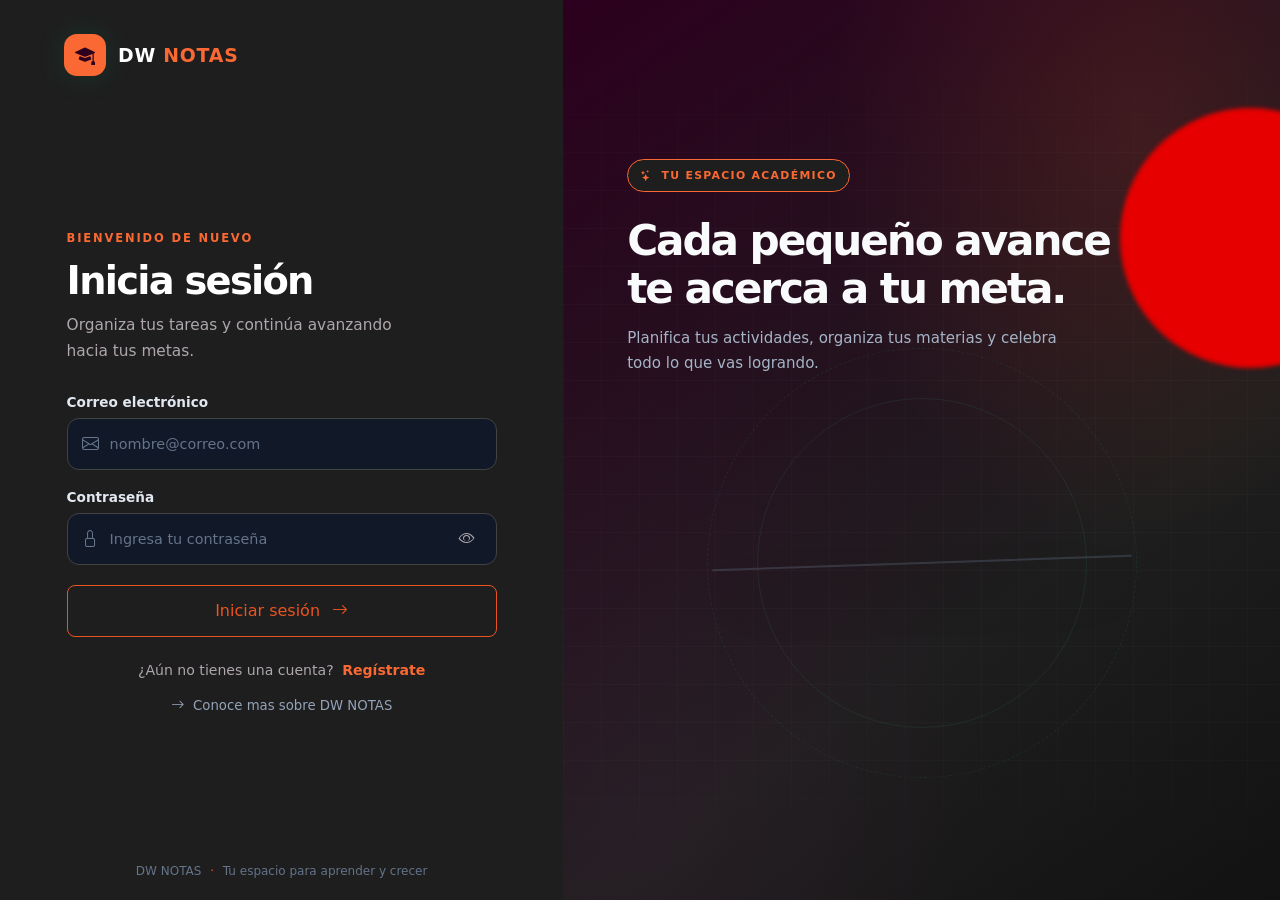
<file: index.html>
<!DOCTYPE html>
<html lang="es">

<head>
    <meta charset="UTF-8">
    <meta name="viewport" content="width=device-width, initial-scale=1.0">
    <title>Mi agenda de estudio</title>

    <link href="https://cdn.jsdelivr.net/npm/bootstrap@5.3.3/dist/css/bootstrap.min.css" rel="stylesheet">
    <link rel="stylesheet" href="https://cdn.jsdelivr.net/npm/bootstrap-icons@1.11.3/font/bootstrap-icons.min.css">

    <link rel="stylesheet" href="./css/main.css">


</head>

<body>

    <div class="aplicacion">

        <aside class="menu-lateral">


            <a href="#inicio" class="marca">
                <i class="bi bi-mortarboard-fill"></i>
                <span>DW NOTAS</span>
            </a>

            <div class="perfil-usuario">
                <div class="avatar-usuario">
                    <i class="bi bi-person-fill"></i>
                </div>

                <div class="datos-usuario">
                    <span class="saludo-usuario">Bienvenido/a</span>
                    <strong id="nombre-usuario"></strong>
                    <span class="rol-usuario" id="rol-usuario"></span>
                </div>
            </div>


            <p class="menu-titulo">MENÚ PRINCIPAL</p>

            <nav class="navegacion">

                <a href="#hoy" class="enlace-menu activo">
                    <i class="bi bi-calendar-check"></i>
                    <span>Actividades de hoy</span>
                </a>

                <a href="#actividades" class="enlace-menu">
                    <i class="bi bi-list-task"></i>
                    <span>Todas las actividades</span>
                </a>

                <a href="#materias" class="enlace-menu">
                    <i class="bi bi-book"></i>
                    <span>Mis materias</span>
                </a>

                <a href="#progreso" class="enlace-menu">
                    <i class="bi bi-graph-up-arrow"></i>
                    <span>Mi progreso</span>
                </a>

            </nav>

            <div class="menu-inferior">
                <p>Organizo mi tiempo, alcanzo mis metas.</p>
                <a href="#" id="cerrar-sesion" class="enlace-cerrar-sesion">
                    <i class="bi bi-box-arrow-left"></i>
                    <span>Cerrar sesión</span>
                </a>
            </div>


        </aside>


        <main class="contenido-principal">

            <header class="barra-superior">

                <button class="boton-menu-movil" type="button" aria-label="Abrir menú">
                    <i class="bi bi-list"></i>
                </button>

                <div>
                    <p class="texto-superior">MI ESPACIO ACADÉMICO</p>
                    <h1 id="titulo-seccion">Actividades de hoy</h1>
                </div>

                <button id="boton-nueva-actividad" class="btn-principal nueva-actividad" type="button"
                    data-bs-toggle="modal" data-bs-target="#modalActividad">
                    <i class="bi bi-plus-lg"></i>
                    <span>Nueva actividad</span>
                </button>

            </header>


            <section id="hoy" class="seccion-contenido">

                <div class="bienvenida">
                    <h2>Organiza tu jornada</h2>
                    <p>
                        Consulta tus actividades y toma el control
                        de los compromisos académicos.
                    </p>
                </div>


                <div class="resumen-grid">

                    <article class="tarjeta-resumen">
                        <div class="icono-resumen icono-azul">
                            <i class="bi bi-list-check"></i>
                        </div>

                        <p>Tareas de hoy</p>
                        <h3>0</h3>
                        <span>Actividades programadas</span>
                    </article>

                    <article class="tarjeta-resumen">
                        <div class="icono-resumen icono-verde">
                            <i class="bi bi-check-circle"></i>
                        </div>

                        <p>Completadas</p>
                        <h3>0</h3>
                        <span>Actividades terminadas</span>
                    </article>

                    <article class="tarjeta-resumen">
                        <div class="icono-resumen icono-naranja">
                            <i class="bi bi-exclamation-circle"></i>
                        </div>

                        <p>Prioridad alta</p>
                        <h3>0</h3>
                        <span>Requieren atención</span>
                    </article>

                </div>

                <section class="panel-actividades">

                    <div class="encabezado-panel">

                        <div>
                            <h2>Mis tareas de hoy</h2>
                            <p>Tu planificación diaria</p>
                        </div>

                        <a href="#actividades" class="enlace-ver-todas">
                            Ver todas
                        </a>
                    </div>

                    <div class="estado-vacio">
                        <i class="bi bi-journal-check"></i>
                        <h3>Aún no tienes actividades</h3>
                        <p>
                            Cuando registres una tarea,
                            aparecerá aquí.
                        </p>
                    </div>
                    <div id="lista-actividades"></div>

                </section>

            </section>




            <section id="actividades" class="seccion-listado-actividades">

                <div class="encabezado-listado">
                    <div>
                        <h2>Todas las actividades</h2>
                        <p>Consulta y organiza tus actividades académicas.</p>
                    </div>
                </div>


                <div class="filtros-actividades">

                    <div class="busqueda-actividades">
                        <i class="bi bi-search"></i>
                        <input type="search" id="buscar-actividad" placeholder="Buscar actividad por nombre..."
                            aria-label="Buscar actividad por nombre">
                    </div>

                    <select id="filtro-estado" aria-label="Filtrar por estado">
                        <option value="">Todos los estados</option>
                        <option value="PENDIENTE">Pendientes</option>
                        <option value="EN_PROGRESO">En progreso</option>
                        <option value="COMPLETADA">Completadas</option>
                    </select>

                    <select id="filtro-prioridad" aria-label="Filtrar por prioridad">
                        <option value="">Todas las prioridades</option>
                        <option value="ALTA">Alta</option>
                        <option value="MEDIA">Media</option>
                        <option value="BAJA">Baja</option>
                    </select>

                    <select id="filtro-materia" aria-label="Filtrar por materia">
                        <option value="">Todas las materias</option>
                    </select>

                    <button type="button" id="limpiar-filtros" class="boton-limpiar-filtros">
                        <i class="bi bi-arrow-counterclockwise"></i>
                        Limpiar
                    </button>

                </div>


                <p id="contador-actividades" class="contador-actividades">
                    No hay actividades registradas.
                </p>


                <div id="listado-todas-actividades" class="lista-todas-actividades">

                    <div id="vacio-listado-actividades" class="estado-vacio-listado">
                        <i class="bi bi-journal-text"></i>
                        <h3>No hay actividades para mostrar</h3>
                        <p>Registra una nueva actividad o cambia los filtros.</p>
                    </div>

                </div>

            </section>


            <!-- VENTANA EMERGENTE, PARA REGISTRAR NUEVA ACTIVIDAD -->
            <div class="modal fade" id="modalActividad" tabindex="-1" aria-labelledby="tituloModalActividad"
                aria-hidden="true">

                <div class="modal-dialog modal-dialog-centered">
                    <div class="modal-content modal-academico">

                        <div class="modal-header">
                            <div>
                                <h2 class="modal-title fs-5" id="tituloModalActividad">
                                    Nueva actividad
                                </h2>
                                <p class="texto-modal mb-0">
                                    Registra un compromiso académico.
                                </p>
                            </div>

                            <button type="button" class="btn-close btn-close-white" data-bs-dismiss="modal"
                                aria-label="Cerrar"></button>
                        </div>

                        <form id="formulario-actividad" novalidate>

                            <div class="modal-body">

                                <div class="mb-3">
                                    <label for="nombre" class="form-label">
                                        Nombre de la actividad *
                                    </label>
                                    <input type="text" class="form-control" id="nombre" maxlength="120"
                                        placeholder="Ej. Proyecto de Java" required>

                                    <small class="field-error" id="nombre-error"></small>
                                </div>

                                <div class="mb-3">
                                    <label for="descripcion" class="form-label">
                                        Descripción
                                    </label>
                                    <textarea class="form-control" id="descripcion" rows="3" maxlength="1000"
                                        placeholder="Detalles de la actividad"></textarea>

                                    <small class="field-error" id="descripcion-error"></small>
                                </div>


                                <div class="mb-3">
                                    <label for="materia" class="form-label">
                                        Materia
                                    </label>
                                    <select class="form-select" id="materia" name="materia" required>
                                        <option value="" selected disabled>
                                            Selecciona una materia
                                        </option>
                                    </select>

                                    <small class="field-error" id="materia-error"></small>
                                </div>


                                <div class="mb-3">
                                    <label for="asignadoA" class="form-label">
                                        Responsable
                                    </label>
                                    <input type="text" class="form-control" id="asignadoA" maxlength="100"
                                        placeholder="Nombre del responsable">

                                    <small class="field-error" id="asignadoA-error"></small>
                                </div>

                                <div class="mb-3">
                                    <label for="fechaEntrega" class="form-label">
                                        Fecha de entrega *
                                    </label>
                                    <input type="date" class="form-control" id="fechaEntrega" required>

                                    <small class="field-error" id="fechaEntrega-error"></small>
                                </div>

                                <div class="mb-3">
                                    <label for="prioridad" class="form-label">
                                        Prioridad
                                    </label>
                                    <select class="form-select" id="prioridad">
                                        <option value="BAJA">Baja</option>
                                        <option value="MEDIA" selected>Media</option>
                                        <option value="ALTA">Alta</option>
                                    </select>
                                </div>

                            </div>

                            <div class="modal-footer">
                                <button type="button" class="btn-secundario btn-cancelar" data-bs-dismiss="modal">
                                    Cancelar
                                </button>

                                <button type="submit" class="btn-principal btn-guardar">
                                    Guardar actividad
                                </button>
                            </div>

                        </form>

                    </div>
                </div>
            </div>




            <section id="materias" class="seccion-materias">

                <div class="encabezado-materias">
                    <div>
                        <h2>Mis materias</h2>
                        <p>Organiza tus asignaturas en un solo lugar.</p>
                    </div>

                    <button type="button" class="btn-principal boton-nueva-materia" data-bs-toggle="modal"
                        data-bs-target="#modalMateria">

                        <i class="bi bi-plus-lg"></i>
                        Nueva materia
                    </button>
                </div>

                <div class="resumen-materias">
                    <i class="bi bi-book-half"></i>
                    <div>
                        <p>Materias registradas</p>
                        <strong id="total-materias">0</strong>
                    </div>
                </div>

                <div id="lista-materias" class="lista-materias">

                    <div class="estado-vacio-materias" id="vacio-materias">
                        <i class="bi bi-journal-plus"></i>
                        <h3>Aún no tienes materias</h3>
                        <p>Registra tu primera materia para comenzar.</p>
                    </div>

                </div>

            </section>


            <div class="modal fade" id="modalMateria" tabindex="-1" aria-labelledby="tituloModalMateria"
                aria-hidden="true">

                <div class="modal-dialog modal-dialog-centered">
                    <div class="modal-content modal-materia">

                        <div class="modal-header">
                            <div>
                                <h2 class="modal-title fs-5" id="tituloModalMateria">
                                    Nueva materia
                                </h2>
                                <p class="mb-0 texto-modal">
                                    Completa los datos de la asignatura.
                                </p>
                            </div>

                            <button type="button" class="btn-close btn-close-white" data-bs-dismiss="modal"
                                aria-label="Cerrar"></button>
                        </div>

                        <form id="formulario-materia">

                            <div class="modal-body">

                                <div class="mb-3">
                                    <label for="nombre-materia" class="form-label">
                                        Nombre de la materia *
                                    </label>

                                    <input type="text" class="form-control" id="nombre-materia" maxlength="100"
                                        placeholder="Ej. Programación Java" required>
                                </div>

                                <div class="mb-3">
                                    <label for="descripcion-materia" class="form-label">
                                        Descripción
                                    </label>

                                    <textarea class="form-control" id="descripcion-materia" rows="3" maxlength="500"
                                        placeholder="Descripción de la asignatura"></textarea>
                                </div>

                            </div>

                            <div class="modal-footer">
                                <button type="button" class="btn-secundario btn-cancelar" data-bs-dismiss="modal">
                                    Cancelar
                                </button>

                                <button type="submit" class="btn-principal btn-guardar">
                                    Guardar materia
                                </button>
                            </div>

                        </form>

                    </div>
                </div>
            </div>



            <section id="progreso" class="seccion-progreso">

                <div class="encabezado-progreso">
                    <div>
                        <h2>Mi progreso académico</h2>
                        <p>Consulta tu avance y el estado de tus actividades.</p>
                    </div>
                </div>


                <div class="resumen-progreso">

                    <article class="tarjeta-progreso">
                        <span>Total de actividades</span>
                        <strong id="progreso-total">0</strong>
                    </article>

                    <article class="tarjeta-progreso">
                        <span>Completadas</span>
                        <strong id="progreso-completadas">0</strong>
                    </article>

                    <article class="tarjeta-progreso">
                        <span>Pendientes</span>
                        <strong id="progreso-pendientes">0</strong>
                    </article>

                    <article class="tarjeta-progreso">
                        <span>Vencidas</span>
                        <strong id="progreso-vencidas">0</strong>
                    </article>

                </div>


                <article class="panel-cumplimiento">

                    <div class="encabezado-cumplimiento">
                        <h3>Porcentaje de cumplimiento</h3>
                        <strong id="progreso-porcentaje">0%</strong>
                    </div>

                    <div class="barra-progreso" role="progressbar" aria-label="Progreso de actividades completadas"
                        aria-valuemin="0" aria-valuemax="100" aria-valuenow="0" id="barra-progreso">
                        <div class="barra-progreso-valor" id="barra-progreso-valor"></div>
                    </div>

                    <p id="mensaje-progreso">
                        Tus actividades aparecerán aquí cuando las registres.
                    </p>

                </article>


                <article class="panel-progreso-materias">

                    <div class="encabezado-progreso-materias">
                        <h3>Progreso por materia</h3>
                        <p>Actividades completadas y pendientes por asignatura.</p>
                    </div>

                    <div id="lista-progreso-materias">
                        <p class="estado-vacio-progreso">
                            Aún no hay actividades para mostrar.
                        </p>
                    </div>

                </article>

            </section>


            <!-- Confirmación para eliminar Materias-->
            <div id="mensajes-materias" aria-live="polite"></div>

            <div id="lista-materias">
                
            </div>



            <!-- Confirmación para eliminar actividades -->
            <div class="modal fade" id="modalConfirmarEliminacion" tabindex="-1"
                aria-labelledby="tituloConfirmarEliminacion" aria-hidden="true">

                <div class="modal-dialog modal-dialog-centered">
                    <div class="modal-content modal-confirmacion">

                        <div class="modal-body text-center">

                            <div class="icono-confirmacion-eliminar">
                                <i class="bi bi-trash3"></i>
                            </div>

                            <h5 id="tituloConfirmarEliminacion">
                                ¿Eliminar actividad?
                            </h5>

                            <p class="mensaje-confirmacion">
                                ¿Estás seguro de que deseas eliminar
                                <strong id="nombreActividadEliminar"></strong>?
                                Esta acción no se puede deshacer.
                            </p>

                            <div class="botones-confirmacion">
                                <button type="button" class="btn-secundario btn-cancelar-eliminacion"
                                    data-bs-dismiss="modal">
                                    Cancelar
                                </button>

                                <button type="button" class="boton-eliminar btn-confirmar-eliminacion"
                                    id="confirmarEliminarActividad">
                                    Eliminar
                                </button>
                            </div>

                        </div>

                    </div>
                </div>
            </div>







            <!--Nueva implementacion -->

        </main>

    </div>


    <script src="https://cdn.jsdelivr.net/npm/bootstrap@5.3.3/dist/js/bootstrap.bundle.min.js">
    </script>

    <script src="https://cdn.jsdelivr.net/npm/bootstrap@5.3.3/dist/js/bootstrap.bundle.min.js"></script>

    <script type="module" src="./js/perfil-usuario.js"></script>
    <script type="module" src="./js/materias.js"></script>
    <script type="module" src="./js/actividades.js"></script>
    <script type="module" src="./js/nueva-actividad.js"></script>
    <script type="module" src="./js/progreso.js"></script>
    <script src="./js/navegacion.js"></script>

</body>

</html>
</file>
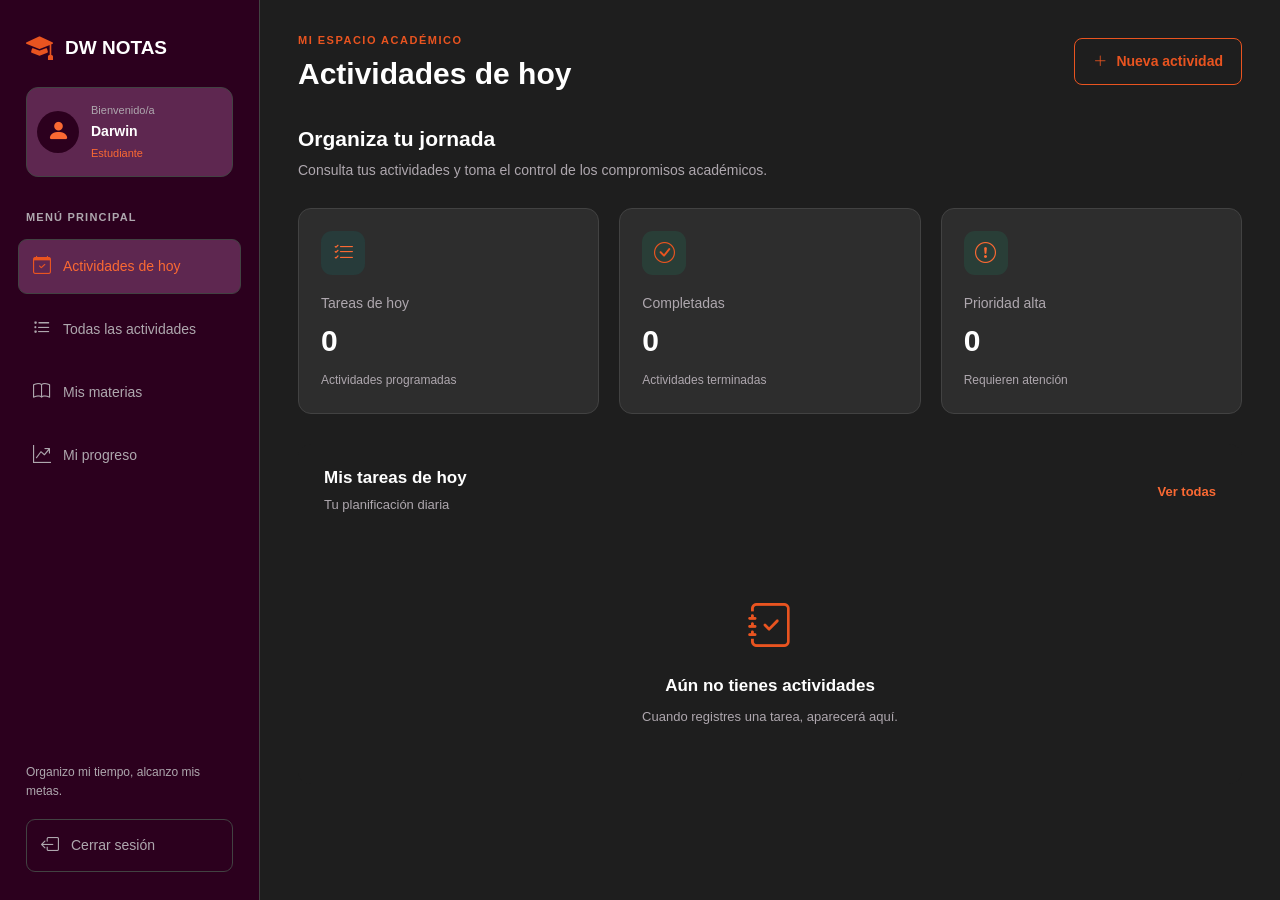
<file: page/index.html>
<!DOCTYPE html>
<html lang="es">

<head>
    <meta charset="UTF-8">
    <meta name="viewport" content="width=device-width, initial-scale=1.0">
    <title>Mi agenda de estudio</title>

    <link href="https://cdn.jsdelivr.net/npm/bootstrap@5.3.3/dist/css/bootstrap.min.css" rel="stylesheet">
    <link rel="stylesheet" href="https://cdn.jsdelivr.net/npm/bootstrap-icons@1.11.3/font/bootstrap-icons.min.css">

    <link rel="stylesheet" href="../css/main.css">


</head>

<body>

    <div class="aplicacion">

        <aside class="menu-lateral">


            <a href="#inicio" class="marca">
                <i class="bi bi-mortarboard-fill"></i>
                <span>DW NOTAS</span>
            </a>

            <div class="perfil-usuario">
                <div class="avatar-usuario">
                    <i class="bi bi-person-fill"></i>
                </div>

                <div class="datos-usuario">
                    <span class="saludo-usuario">Bienvenido/a</span>
                    <strong id="nombre-usuario">Darwin</strong>
                    <span class="rol-usuario">Estudiante</span>
                </div>
            </div>


            <p class="menu-titulo">MENÚ PRINCIPAL</p>

            <nav class="navegacion">

                <a href="#hoy" class="enlace-menu activo">
                    <i class="bi bi-calendar-check"></i>
                    <span>Actividades de hoy</span>
                </a>

                <a href="#actividades" class="enlace-menu">
                    <i class="bi bi-list-task"></i>
                    <span>Todas las actividades</span>
                </a>

                <a href="#materias" class="enlace-menu">
                    <i class="bi bi-book"></i>
                    <span>Mis materias</span>
                </a>

                <a href="#progreso" class="enlace-menu">
                    <i class="bi bi-graph-up-arrow"></i>
                    <span>Mi progreso</span>
                </a>

            </nav>

            <div class="menu-inferior">
                <p>Organizo mi tiempo, alcanzo mis metas.</p>

                <a href="../login.html" class="enlace-cerrar-sesion">
                    <i class="bi bi-box-arrow-left"></i>
                    <span>Cerrar sesión</span>
                </a>
            </div>


        </aside>


        <main class="contenido-principal">

            <header class="barra-superior">

                <button class="boton-menu-movil" type="button" aria-label="Abrir menú">
                    <i class="bi bi-list"></i>
                </button>

                <div>
                    <p class="texto-superior">MI ESPACIO ACADÉMICO</p>
                    <h1 id="titulo-seccion">Actividades de hoy</h1>
                </div>

                <button id="boton-nueva-actividad" class="btn-principal nueva-actividad" type="button"
                    data-bs-toggle="modal" data-bs-target="#modalActividad">
                    <i class="bi bi-plus-lg"></i>
                    <span>Nueva actividad</span>
                </button>

            </header>


            <section id="hoy" class="seccion-contenido">

                <div class="bienvenida">
                    <h2>Organiza tu jornada</h2>
                    <p>
                        Consulta tus actividades y toma el control
                        de los compromisos académicos.
                    </p>
                </div>


                <div class="resumen-grid">

                    <article class="tarjeta-resumen">
                        <div class="icono-resumen icono-azul">
                            <i class="bi bi-list-check"></i>
                        </div>

                        <p>Tareas de hoy</p>
                        <h3>0</h3>
                        <span>Actividades programadas</span>
                    </article>

                    <article class="tarjeta-resumen">
                        <div class="icono-resumen icono-verde">
                            <i class="bi bi-check-circle"></i>
                        </div>

                        <p>Completadas</p>
                        <h3>0</h3>
                        <span>Actividades terminadas</span>
                    </article>

                    <article class="tarjeta-resumen">
                        <div class="icono-resumen icono-naranja">
                            <i class="bi bi-exclamation-circle"></i>
                        </div>

                        <p>Prioridad alta</p>
                        <h3>0</h3>
                        <span>Requieren atención</span>
                    </article>

                </div>

                <section class="panel-actividades">

                    <div class="encabezado-panel">

                        <div>
                            <h2>Mis tareas de hoy</h2>
                            <p>Tu planificación diaria</p>
                        </div>

                        <a href="#actividades" class="enlace-ver-todas">
                            Ver todas
                        </a>
                    </div>

                    <div class="estado-vacio">
                        <i class="bi bi-journal-check"></i>
                        <h3>Aún no tienes actividades</h3>
                        <p>
                            Cuando registres una tarea,
                            aparecerá aquí.
                        </p>
                    </div>
                    <div id="lista-actividades"></div>

                </section>

            </section>




            <section id="actividades" class="seccion-listado-actividades">

                <div class="encabezado-listado">
                    <div>
                        <h2>Todas las actividades</h2>
                        <p>Consulta y organiza tus actividades académicas.</p>
                    </div>
                </div>


                <div class="filtros-actividades">

                    <div class="busqueda-actividades">
                        <i class="bi bi-search"></i>
                        <input type="search" id="buscar-actividad" placeholder="Buscar actividad por nombre..."
                            aria-label="Buscar actividad por nombre">
                    </div>

                    <select id="filtro-estado" aria-label="Filtrar por estado">
                        <option value="">Todos los estados</option>
                        <option value="PENDIENTE">Pendientes</option>
                        <option value="EN_PROGRESO">En progreso</option>
                        <option value="COMPLETADA">Completadas</option>
                    </select>

                    <select id="filtro-prioridad" aria-label="Filtrar por prioridad">
                        <option value="">Todas las prioridades</option>
                        <option value="ALTA">Alta</option>
                        <option value="MEDIA">Media</option>
                        <option value="BAJA">Baja</option>
                    </select>

                    <select id="filtro-materia" aria-label="Filtrar por materia">
                        <option value="">Todas las materias</option>
                    </select>

                    <button type="button" id="limpiar-filtros" class="boton-limpiar-filtros">
                        <i class="bi bi-arrow-counterclockwise"></i>
                        Limpiar
                    </button>

                </div>


                <p id="contador-actividades" class="contador-actividades">
                    No hay actividades registradas.
                </p>


                <div id="listado-todas-actividades" class="lista-todas-actividades">

                    <div id="vacio-listado-actividades" class="estado-vacio-listado">
                        <i class="bi bi-journal-text"></i>
                        <h3>No hay actividades para mostrar</h3>
                        <p>Registra una nueva actividad o cambia los filtros.</p>
                    </div>

                </div>

            </section>


            <!-- VENTANA EMERGENTE, PARA REGISTRAR NUEVA ACTIVIDAD -->
            <div class="modal fade" id="modalActividad" tabindex="-1" aria-labelledby="tituloModalActividad"
                aria-hidden="true">

                <div class="modal-dialog modal-dialog-centered">
                    <div class="modal-content modal-academico">

                        <div class="modal-header">
                            <div>
                                <h2 class="modal-title fs-5" id="tituloModalActividad">
                                    Nueva actividad
                                </h2>
                                <p class="texto-modal mb-0">
                                    Registra un compromiso académico.
                                </p>
                            </div>

                            <button type="button" class="btn-close btn-close-white" data-bs-dismiss="modal"
                                aria-label="Cerrar"></button>
                        </div>

                        <form id="formulario-actividad" novalidate>

                            <div class="modal-body">

                                <div class="mb-3">
                                    <label for="nombre" class="form-label">
                                        Nombre de la actividad *
                                    </label>
                                    <input type="text" class="form-control" id="nombre" maxlength="120"
                                        placeholder="Ej. Proyecto de Java" required>

                                    <small class="field-error" id="nombre-error"></small>
                                </div>

                                <div class="mb-3">
                                    <label for="descripcion" class="form-label">
                                        Descripción
                                    </label>
                                    <textarea class="form-control" id="descripcion" rows="3" maxlength="1000"
                                        placeholder="Detalles de la actividad"></textarea>

                                    <small class="field-error" id="descripcion-error"></small>
                                </div>


                                <div class="mb-3">
                                    <label for="materia" class="form-label">
                                        Materia
                                    </label>
                                    <select class="form-select" id="materia" name="materia" required>
                                        <option value="" selected disabled>
                                            Selecciona una materia
                                        </option>
                                    </select>

                                    <small class="field-error" id="materia-error"></small>
                                </div>


                                <div class="mb-3">
                                    <label for="asignadoA" class="form-label">
                                        Responsable
                                    </label>
                                    <input type="text" class="form-control" id="asignadoA" maxlength="100"
                                        placeholder="Nombre del responsable">

                                    <small class="field-error" id="asignadoA-error"></small>
                                </div>

                                <div class="mb-3">
                                    <label for="fechaEntrega" class="form-label">
                                        Fecha de entrega *
                                    </label>
                                    <input type="date" class="form-control" id="fechaEntrega" required>

                                    <small class="field-error" id="fechaEntrega-error"></small>
                                </div>

                                <div class="mb-3">
                                    <label for="prioridad" class="form-label">
                                        Prioridad
                                    </label>
                                    <select class="form-select" id="prioridad">
                                        <option value="BAJA">Baja</option>
                                        <option value="MEDIA" selected>Media</option>
                                        <option value="ALTA">Alta</option>
                                    </select>
                                </div>

                            </div>

                            <div class="modal-footer">
                                <button type="button" class="btn-secundario btn-cancelar" data-bs-dismiss="modal">
                                    Cancelar
                                </button>

                                <button type="submit" class="btn-principal btn-guardar">
                                    Guardar actividad
                                </button>
                            </div>

                        </form>

                    </div>
                </div>
            </div>




            <section id="materias" class="seccion-materias">

                <div class="encabezado-materias">
                    <div>
                        <h2>Mis materias</h2>
                        <p>Organiza tus asignaturas en un solo lugar.</p>
                    </div>

                    <button type="button" class="btn-principal boton-nueva-materia" data-bs-toggle="modal"
                        data-bs-target="#modalMateria">

                        <i class="bi bi-plus-lg"></i>
                        Nueva materia
                    </button>
                </div>

                <div class="resumen-materias">
                    <i class="bi bi-book-half"></i>
                    <div>
                        <p>Materias registradas</p>
                        <strong id="total-materias">0</strong>
                    </div>
                </div>

                <div id="lista-materias" class="lista-materias">

                    <div class="estado-vacio-materias" id="vacio-materias">
                        <i class="bi bi-journal-plus"></i>
                        <h3>Aún no tienes materias</h3>
                        <p>Registra tu primera materia para comenzar.</p>
                    </div>

                </div>

            </section>


            <div class="modal fade" id="modalMateria" tabindex="-1" aria-labelledby="tituloModalMateria"
                aria-hidden="true">

                <div class="modal-dialog modal-dialog-centered">
                    <div class="modal-content modal-materia">

                        <div class="modal-header">
                            <div>
                                <h2 class="modal-title fs-5" id="tituloModalMateria">
                                    Nueva materia
                                </h2>
                                <p class="mb-0 texto-modal">
                                    Completa los datos de la asignatura.
                                </p>
                            </div>

                            <button type="button" class="btn-close btn-close-white" data-bs-dismiss="modal"
                                aria-label="Cerrar"></button>
                        </div>

                        <form id="formulario-materia">

                            <div class="modal-body">

                                <div class="mb-3">
                                    <label for="nombre-materia" class="form-label">
                                        Nombre de la materia *
                                    </label>

                                    <input type="text" class="form-control" id="nombre-materia" maxlength="100"
                                        placeholder="Ej. Programación Java" required>
                                </div>

                                <div class="mb-3">
                                    <label for="descripcion-materia" class="form-label">
                                        Descripción
                                    </label>

                                    <textarea class="form-control" id="descripcion-materia" rows="3" maxlength="500"
                                        placeholder="Descripción de la asignatura"></textarea>
                                </div>

                            </div>

                            <div class="modal-footer">
                                <button type="button" class="btn-secundario btn-cancelar" data-bs-dismiss="modal">
                                    Cancelar
                                </button>

                                <button type="submit" class="btn-principal btn-guardar">
                                    Guardar materia
                                </button>
                            </div>

                        </form>

                    </div>
                </div>
            </div>



            <section id="progreso" class="seccion-progreso">

                <div class="encabezado-progreso">
                    <div>
                        <h2>Mi progreso académico</h2>
                        <p>Consulta tu avance y el estado de tus actividades.</p>
                    </div>
                </div>


                <div class="resumen-progreso">

                    <article class="tarjeta-progreso">
                        <span>Total de actividades</span>
                        <strong id="progreso-total">0</strong>
                    </article>

                    <article class="tarjeta-progreso">
                        <span>Completadas</span>
                        <strong id="progreso-completadas">0</strong>
                    </article>

                    <article class="tarjeta-progreso">
                        <span>Pendientes</span>
                        <strong id="progreso-pendientes">0</strong>
                    </article>

                    <article class="tarjeta-progreso">
                        <span>Vencidas</span>
                        <strong id="progreso-vencidas">0</strong>
                    </article>

                </div>


                <article class="panel-cumplimiento">

                    <div class="encabezado-cumplimiento">
                        <h3>Porcentaje de cumplimiento</h3>
                        <strong id="progreso-porcentaje">0%</strong>
                    </div>

                    <div class="barra-progreso" role="progressbar" aria-label="Progreso de actividades completadas"
                        aria-valuemin="0" aria-valuemax="100" aria-valuenow="0" id="barra-progreso">
                        <div class="barra-progreso-valor" id="barra-progreso-valor"></div>
                    </div>

                    <p id="mensaje-progreso">
                        Tus actividades aparecerán aquí cuando las registres.
                    </p>

                </article>


                <article class="panel-progreso-materias">

                    <div class="encabezado-progreso-materias">
                        <h3>Progreso por materia</h3>
                        <p>Actividades completadas y pendientes por asignatura.</p>
                    </div>

                    <div id="lista-progreso-materias">
                        <p class="estado-vacio-progreso">
                            Aún no hay actividades para mostrar.
                        </p>
                    </div>

                </article>

            </section>


            <!-- Confirmación para eliminar actividades -->
            <div class="modal fade" id="modalConfirmarEliminacion" tabindex="-1"
                aria-labelledby="tituloConfirmarEliminacion" aria-hidden="true">

                <div class="modal-dialog modal-dialog-centered">
                    <div class="modal-content modal-confirmacion">

                        <div class="modal-body text-center">

                            <div class="icono-confirmacion-eliminar">
                                <i class="bi bi-trash3"></i>
                            </div>

                            <h5 id="tituloConfirmarEliminacion">
                                ¿Eliminar actividad?
                            </h5>

                            <p class="mensaje-confirmacion">
                                ¿Estás seguro de que deseas eliminar
                                <strong id="nombreActividadEliminar"></strong>?
                                Esta acción no se puede deshacer.
                            </p>

                            <div class="botones-confirmacion">
                                <button type="button" class="btn-secundario btn-cancelar-eliminacion" data-bs-dismiss="modal">
                                    Cancelar
                                </button>

                                <button type="button" class="boton-eliminar btn-confirmar-eliminacion" id="confirmarEliminarActividad">
                                    Eliminar
                                </button>
                            </div>

                        </div>

                    </div>
                </div>
            </div>







            <!--Nueva implementacion -->

        </main>

    </div>


    <script src="https://cdn.jsdelivr.net/npm/bootstrap@5.3.3/dist/js/bootstrap.bundle.min.js">
    </script>

    <script src="https://cdn.jsdelivr.net/npm/bootstrap@5.3.3/dist/js/bootstrap.bundle.min.js"></script>

    <script type="module" src="../js/materias.js"></script>
    <script type="module" src="../js/actividades.js"></script>
    <script type="module" src="../js/nueva-actividad.js"></script>
    <script type="module" src="../js/progreso.js"></script>
    <script src="../js/navegacion.js"></script>

</body>

</html>
</file>
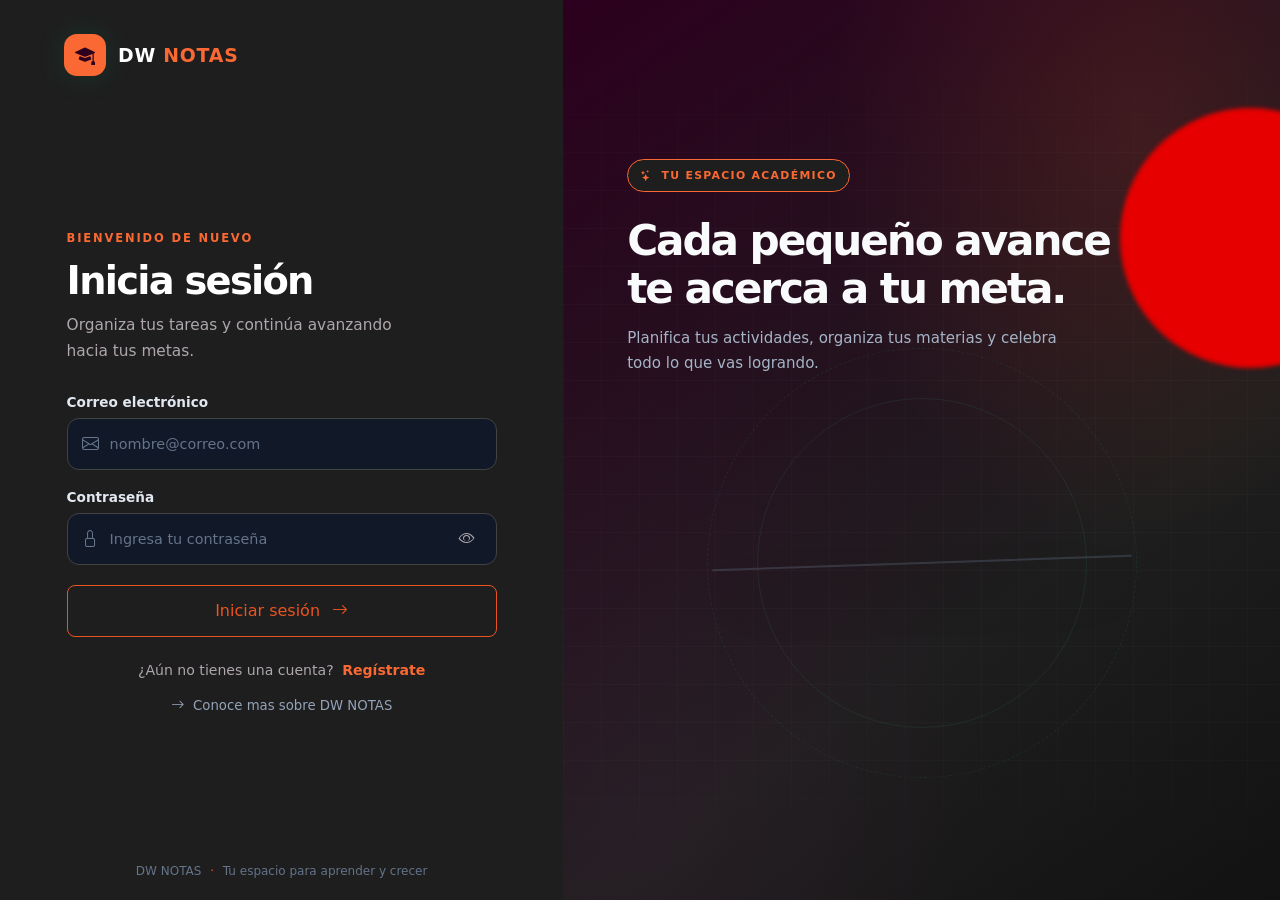
<file: login.html>
<!DOCTYPE html>
<html lang="es">

<head>
    <meta charset="UTF-8">
    <meta name="viewport" content="width=device-width, initial-scale=1.0">
    <meta name="theme-color" content="#0B0F19">
    <title>Acceso | DW NOTAS</title>

    <link href="https://cdn.jsdelivr.net/npm/bootstrap-icons@1.11.3/font/bootstrap-icons.min.css" rel="stylesheet">
    <link rel="stylesheet" href="./css/root.css">
    <link rel="stylesheet" href="./css/auth/auth.css">
</head>

<body class="auth-body">
    <main class="auth-layout" id="auth-layout">
        <section class="auth-form-panel" aria-label="Formulario de acceso">
            <a class="auth-brand" href="./login.html" aria-label="DW NOTAS, inicio">
                <span class="auth-brand-icon"><i class="bi bi-mortarboard-fill"></i></span>
                <span>DW <strong>NOTAS</strong></span>
            </a>

            <div class="auth-form-wrap">
                <div class="auth-heading">
                    <span class="eyebrow" id="form-eyebrow">BIENVENIDO DE NUEVO</span>
                    <h1 id="form-title">Inicia sesión</h1>
                    <p id="form-description">Organiza tus tareas y continúa avanzando hacia tus metas.</p>
                </div>

                <form id="login-form" class="auth-form" novalidate>
                    <div class="field-group">
                        <label for="login-email">Correo electrónico</label>
                        <div class="input-wrap">
                            <i class="bi bi-envelope" aria-hidden="true"></i>
                            <input type="email" id="login-email" name="email" placeholder="nombre@correo.com"
                                autocomplete="email" required>
                        </div>
                        <small class="field-error" id="login-email-error"></small>
                    </div>

                    <div class="field-group">
                        <div class="label-row">
                            <label for="login-password">Contraseña</label>
                        </div>
                        <div class="input-wrap">
                            <i class="bi bi-lock" aria-hidden="true"></i>
                            <input type="password" id="login-password" name="password"
                                placeholder="Ingresa tu contraseña" autocomplete="current-password" required
                                minlength="8">
                            <button class="password-toggle" type="button" data-toggle-password="login-password"
                                aria-label="Mostrar contraseña" title="Mostrar contraseña">
                                <i class="bi bi-eye" aria-hidden="true"></i>
                            </button>
                        </div>
                        <small class="field-error" id="login-password-error"></small>
                    </div>

                    <p class="form-message" id="login-message" role="status" aria-live="polite"></p>

                    <button class=" btn-principal auth-submit" type="submit">
                        <span>Iniciar sesión</span>
                        <i class="bi bi-arrow-right" aria-hidden="true"></i>
                    </button>
                </form>

                <form id="register-form" class="auth-form" hidden novalidate>
                    <div class="field-group">
                        <label for="register-name">Nombre completo</label>
                        <div class="input-wrap">
                            <i class="bi bi-person" aria-hidden="true"></i>
                            <input type="text" id="register-name" name="name" placeholder="Tu nombre"
                                autocomplete="name" maxlength="100" required>
                        </div>
                        <small class="field-error" id="register-name-error"></small>
                    </div>

                    <div class="field-group">
                        <label for="register-email">Correo electrónico</label>
                        <div class="input-wrap">
                            <i class="bi bi-envelope" aria-hidden="true"></i>
                            <input type="email" id="register-email" name="email" placeholder="nombre@correo.com"
                                autocomplete="email" required>
                        </div>
                        <small class="field-error" id="register-email-error"></small>
                    </div>

                    <div class="field-group">
                        <label for="register-password">Contraseña</label>
                        <div class="input-wrap">
                            <i class="bi bi-lock" aria-hidden="true"></i>
                            <input type="password" id="register-password" name="password"
                                placeholder="Mínimo 8 caracteres" autocomplete="new-password" minlength="8" required>
                            <button class="password-toggle" type="button" data-toggle-password="register-password"
                                aria-label="Mostrar contraseña" title="Mostrar contraseña">
                                <i class="bi bi-eye" aria-hidden="true"></i>
                            </button>
                        </div>
                        <small class="field-error" id="register-password-error"></small>
                    </div>

                    <div class="field-group">
                        <label for="register-confirm-password">Confirmar contraseña</label>
                        <div class="input-wrap">
                            <i class="bi bi-shield-lock" aria-hidden="true"></i>
                            <input type="password" id="register-confirm-password" name="confirmPassword"
                                placeholder="Repite tu contraseña" autocomplete="new-password" required>
                            <button class="password-toggle" type="button"
                                data-toggle-password="register-confirm-password" aria-label="Mostrar contraseña"
                                title="Mostrar contraseña">
                                <i class="bi bi-eye" aria-hidden="true"></i>
                            </button>
                        </div>
                        <small class="field-error" id="register-confirm-password-error"></small>
                    </div>

                    <p class="form-message" id="register-message" role="status" aria-live="polite"></p>

                    <button class="btn-principal auth-submit" type="submit">
                        <span>Crear cuenta</span>
                        <i class="bi bi-arrow-right" aria-hidden="true"></i>
                    </button>
                </form>

                <p class="auth-switch" id="auth-switch">
                    ¿Aún no tienes una cuenta?
                    <button type="button" id="show-register">Regístrate</button>
                </p>
                <p class="auth-back"><a href="#"><i class="bi bi-arrow-right"></i> Conoce mas sobre DW NOTAS </a></p>
            </div>

            <p class="auth-footer">DW NOTAS <span>·</span> Tu espacio para aprender y crecer</p>
        </section>

        <aside class="auth-visual-panel" aria-label="Mensaje de bienvenida">
            <div class="visual-glow visual-glow-one"></div>
            <div class="visual-glow visual-glow-two"></div>
            <div class="visual-content">
                <div class="visual-mark"><i class="bi bi-stars"></i> TU ESPACIO ACADÉMICO</div>
                <h2 id="visual-title">Cada pequeño avance<br>te acerca a tu meta.</h2>
                <p id="visual-description">Planifica tus actividades, organiza tus materias y celebra todo lo que vas
                    logrando.</p>

                <div class="study-illustration" aria-hidden="true">
                    <div class="illustration-orbit orbit-one"></div>
                    <div class="illustration-orbit orbit-two"></div>
                    <div class="study-window">
                    </div>

                </div>
        </aside>
    </main>

    <script type="module" src="./js/auth/auth.js"></script>
</body>

</html>
</file>
<file: css/main.css>
@import url("./actividades.css");
@import url("./materias.css");
@import url("./nueva-actividad.css");
@import url("./progreso.css");
@import url("./root.css");
@import url("./style.css");
</file>
<file: css/root.css>
:root {
    
    --acento-principal: #E95420;
    --acento-glow: #FA6933;
   
    --menu-fondo: #2C001E;
    --menu-activo: #5E2750;
    --fondo: #1E1E1E;
    --superficie-card: #2D2D2D;

    --texto: #FFFFFF;
    --texto-secundario: #AEA7AE;
    --borde: #424242;

    
    --blanco: #FFFFFF;
    --alerta-green: #38C172;
}



/* Boton principal de eliminar */
.boton-eliminar {
    padding: 8px 14px;
    margin-top: 12px;
    border: 1px solid #ef4444;
    border-radius: 8px;
    background-color: transparent;
    color: #ef4444;
    cursor: pointer;
}

.boton-eliminar:hover {
    background-color: #ef4444;
    color: #ffffff;
}




/* Boton naranja principal */
.btn-principal {
    background-color: transparent;
    color: var(--acento-principal);
    border: 1px solid var(--acento-principal);
    border-radius: 8px;
    cursor: pointer;
    font-weight: 700;
    
}

.btn-principal:hover {
    background-color: var(--acento-glow);
    border-color: var(--acento-glow);
    color: var(--texto);
}


/* Boton secundario (cancelar) */

.btn-secundario {     
    background-color: transparent;
    color: var(--texto-secundario);
    border: 1px solid var(--borde);
    border-radius: 9px;

    font-size: 14px;

    transition:
        background-color 0.2s ease,
        color 0.2s ease,
        border-color 0.2s ease;
    
}

.btn-secundario:hover {
    color: var(--acento-glow);
    background-color: var(--menu-activo);
    border-color: var(--acento-principal);
}




/* 
   COMPONENTE GENERAL: TARJETAS
 */

.tarjeta-listado-actividad {
    display: flex;
    flex-direction: column;
    height: 100%;
    min-height: 300px;
    padding: 20px;
    background: var(--superficie-card);
    border: 1px solid var(--borde);
    border-radius: 14px;
    overflow-wrap: anywhere;
}

.tarjeta-listado-actividad h3 {
    margin-bottom: 10px;
    color: var(--texto);
    font-size: 1.1rem;
    font-weight: 700;
}

.tarjeta-listado-actividad p {
    color: var(--texto-secundario);
    font-size: 0.92rem;
}

/*
   COMPONENTE GENERAL: ETIQUETAS
*/

.detalles-listado-actividad {
    display: flex;
    flex-wrap: wrap;
    gap: 8px;
    margin: 14px 0;
}

.etiqueta-listado {
    border: 1px solid var(--borde);
    border-radius: 20px;
    font-size: 0.8rem;
    background: var(--fondo);
    color: var(--texto-secundario); 
}


 /*COMPONENTE GENERAL: FILA DE ACCIONES*/

.fila-acciones-actividad {
    display: flex;
    align-items: flex-end;
    justify-content: space-between;
    gap: 12px;
    margin-top: auto;
    padding-top: 16px;
}

/* Selector de estado */
.campo-estado-actividad {
    display: flex;
    flex-direction: column;
    align-items: flex-start;
    width: 140px;
    margin: 0;
}

.campo-estado-actividad .form-label {
    margin-bottom: 5px;
    color: var(--texto);
    font-size: 13px;
}

.selector-estado-actividad {
    width: 140px;
    height: 45px; 
    padding: 6px 28px 6px 10px;
    color: var(--texto);
    background-color: var(--fondo);
    border: 1px solid var(--borde);
    border-radius: 8px;
    font-size: 13px;
    font-weight: 600;
}

/* Contenedor de acciones */

.acciones-listado-actividad {
    display: flex;
    align-items: flex-end;
    margin: 0;
    padding: 0;
    border-color: var(--acento-principal);
    color: var(--alerta-green);
    border-color: var(--alerta-green);
}


/* Tarjeta de confirmación de eliminación */
.modal-confirmacion {
    background-color: var(--superficie-card);
    color: var(--texto);
    border: 1px solid var(--borde);
    border-radius: 16px;
    padding: 12px;
}

.icono-confirmacion-eliminar {
    width: 58px;
    height: 58px;
    margin: 8px auto 18px;
    display: flex;
    align-items: center;
    justify-content: center;
    border-radius: 50%;
    background-color: rgba(239, 68, 68, 0.15);
    color: #EF4444;
    font-size: 1.6rem;
}

.modal-confirmacion h5 {
    color: var(--texto);
    font-weight: 600;
    margin-bottom: 12px;
}

.mensaje-confirmacion {
    color: var(--texto-secundario);
    font-size: 0.95rem;
    line-height: 1.5;
}

.botones-confirmacion {
    display: flex;
    justify-content: center;
    gap: 12px;
    margin-top: 24px;
}

.btn-cancelar-eliminacion,
.btn-confirmar-eliminacion {
    flex: 1;
    padding: 10px 16px;   
   
    font-weight: 600;
    transition: background-color 0.2s ease;
}





.estado-pendiente {
    background-color: #aa83bee2;
    color:var(--texto);
}

.estado-progreso {
    background-color: #9564adb8;
    color: var(--texto);
    border-color: var(--borde);
}

.estado-completado {
    background-color: var(--menu-activo);
    color: var(--texto);
    border-color: var(--borde);
    font-weight: 600;
}

.selector-estado-actividad.estado-completado:disabled {
    background-color: #392742b8;
    color: var(--texto);
    border-color: var(--borde);
    opacity: 1;
    font-weight: 600;
    cursor: not-allowed;
}
</file>
<file: css/auth/auth.css>
* {
    box-sizing: border-box;
}

.auth-body {
    margin: 0;
    min-height: 100vh;
    background: var(--fondo);
    color: var(--texto);
    font-family: Inter, system-ui, -apple-system, BlinkMacSystemFont, "Segoe UI", sans-serif;
}

.auth-body button,
.auth-body input {
    font: inherit;
}

.auth-body button,
.auth-body a {
    -webkit-tap-highlight-color: transparent;
}

.auth-layout {
    display: grid;
    grid-template-columns: minmax(410px, 0.88fr) minmax(480px, 1.12fr);
    min-height: 100vh;
    overflow: hidden;
}

.auth-form-panel {
    position: relative;
    display: flex;
    flex-direction: column;
    justify-content: space-between;
    padding: 34px clamp(28px, 5vw, 76px) 22px;
    background: var(--fondo);
    z-index: 1;
}

.auth-brand {
    display: inline-flex;
    align-items: center;
    gap: 12px;
    width: fit-content;
    color: var(--texto);
    text-decoration: none;
    font-size: 1.18rem;
    font-weight: 600;
    letter-spacing: .04em;
}

.auth-brand strong {
    color: var(--acento-glow);
}

.auth-brand-icon {
    display: grid;
    place-items: center;
    width: 42px;
    height: 42px;
    border-radius: 13px;
    color: #2C001E;
    background: var(--acento-glow);
    box-shadow: 0 0 28px #10b98126;
    font-size: 1.25rem;
}

.auth-form-wrap {
    width: 100%;
    max-width: 430px;
    margin: 38px auto;
}

.auth-heading {
    margin-bottom: 30px;
}

.eyebrow {
    color: var(--acento-glow);
    font-size: .72rem;
    font-weight: 800;
    letter-spacing: .16em;
}

.auth-heading h1 {
    margin: 12px 0 10px;
    font-size: clamp(2rem, 3vw, 2.6rem);
    font-weight: 750;
    letter-spacing: -.045em;
}

.auth-heading p {
    margin: 0;
    max-width: 370px;
    color: var(--texto-secundario);
    font-size: .96rem;
    line-height: 1.65;
}

.auth-form {
    display: grid;
    gap: 19px;
}

.auth-form[hidden] {
    display: none;
}

.field-group {
    min-width: 0;
}

.field-group>label,
.label-row>label {
    display: block;
    margin-bottom: 8px;
    color: #E2E8F0;
    font-size: .85rem;
    font-weight: 600;
}

.label-row {
    display: flex;
    justify-content: space-between;
    align-items: center;
}

.input-wrap {
    display: flex;
    align-items: center;
    min-height: 52px;
    padding: 0 14px;
    gap: 11px;
    border: 1px solid var(--borde);
    border-radius: 12px;
    background: #111827;
    transition: border-color .2s, box-shadow .2s, background .2s;
}

.input-wrap:focus-within {
    border-color: var(--acento-principal);
    background: #111b28;
    box-shadow: 0 0 0 3px #10b98120;
}

.input-wrap>i {
    color: #64748B;
    font-size: 1.05rem;
}

.input-wrap input {
    width: 100%;
    min-width: 0;
    padding: 14px 0;
    border: 0;
    outline: 0;
    color: var(--texto);
    background: transparent;
    font-size: .9rem;
}

.input-wrap input::placeholder {
    color: #64748B;
}

.password-toggle {
    display: grid;
    flex: 0 0 30px;
    place-items: center;
    width: 30px;
    height: 34px;
    padding: 0;
    border: 0;
    color: var(--texto-secundario);
    background: transparent;
    cursor: pointer;
}

.password-toggle:hover {
    color: var(--acento-glow);
}

.field-error {
    display: block;
    min-height: 0;
    margin-top: 5px;
    color: var(--acento-principal);
    font-size: .76rem;
}

.field-error:empty {
    display: none;
}

.input-wrap.invalid {
    border-color: var(--acento-principal);
}

.form-message {
    margin: -5px 0 0;
    color: var(--texto-secundario);
    font-size: .84rem;
    line-height: 1.5;
}

.form-message:empty {
    display: none;
}

.form-message.error {
    color: var(--acento-principal);
}

.form-message.success {
    color: var(--acento-glow);
}

.auth-submit {
    display: flex;
    align-items: center;
    justify-content: center;
    gap: 12px;
    min-height: 52px;
    margin-top: 1px;
    padding: 0 20px;
}

.auth-submit:focus-visible,
.auth-switch button:focus-visible,
.password-toggle:focus-visible {
    outline: 2px solid var(--acento-glow);
    outline-offset: 3px;
}

.auth-switch {
    margin: 25px 0 0;
    color: var(--texto-secundario);
    text-align: center;
    font-size: .88rem;
}

.auth-switch button {
    padding: 0 0 0 4px;
    border: 0;
    color: var(--acento-glow);
    background: transparent;
    font-weight: 700;
    cursor: pointer;
}

.auth-switch button:hover {
    text-decoration: underline;
}

.auth-back {
    margin: 20px 0 0;
    text-align: center;
    font-size: .83rem;
}

.auth-back a {
    color: #94A3B8;
    text-decoration: none;
}

.auth-back a:hover {
    color: var(--acento-glow);
}

.auth-back i {
    margin-right: 5px;
}

.auth-footer {
    margin: 0;
    color: #64748B;
    text-align: center;
    font-size: .75rem;
}

.auth-footer span {
    padding: 0 5px;
    color: var(--acento-principal);
}

.auth-visual-panel {
    position: relative;
    display: flex;
    align-items: center;
    justify-content: center;
    min-width: 0;
    padding: 50px clamp(28px, 5vw, 76px);
    overflow: hidden;
    background:
        radial-gradient(ellipse at 80% 15%, #e9542024, transparent 38%),
        radial-gradient(ellipse at 10% 90%, #5e275026, transparent 40%),
        linear-gradient(145deg, #2C001E, #1E1E1E 65%, #121212);
}


.auth-visual-panel::before {
    position: absolute;
    inset: 0;
    background-image: linear-gradient(#aea7ae08 1px, transparent 1px), linear-gradient(90deg, #aea7ae08 1px, transparent 1px);
    background-size: 38px 38px;
    mask-image: linear-gradient(to bottom, transparent, #000 20%, #000 80%, transparent);
    content: "";
}

.visual-glow {
    position: absolute;
    border-radius: 50%;
    filter: blur(2px);
    pointer-events: none;
}

.visual-glow-one {
    top: 12%;
    right: -100px;
    width: 260px;
    height: 260px;
    background: #e60000;
}

.visual-glow-two {
    bottom: 7%;
    left: -110px;
    width: 300px;
    height: 300px;
    background: #380829);
}

.visual-content {
    position: relative;
    z-index: 1;
    width: 100%;
    max-width: 590px;
}

.visual-mark {
    display: inline-flex;
    align-items: center;
    gap: 9px;
    padding: 9px 12px;
    border: 1px solid #FA6933;
    border-radius: 999px;
    color: #FA6933;
    background: #1E1E1E;
    font-size: .68rem;
    font-weight: 800;
    letter-spacing: .12em;
}

.visual-content h2 {
    margin: 25px 0 13px;
    color: #F8FAFC;
    font-size: clamp(2rem, 3.3vw, 3rem);
    font-weight: 780;
    line-height: 1.13;
    letter-spacing: -.05em;
}

.visual-content>p {
    max-width: 430px;
    margin: 0;
    color: #A5B4C7;
    line-height: 1.7;
    font-size: .94rem;
}

.study-illustration {
    position: relative;
    min-height: 340px;
    margin: 16px 0 8px;
    display: grid;
    place-items: center;
}

.illustration-orbit {
    position: absolute;
    border: 1px solid #34D39918;
    border-radius: 50%;
}

.orbit-one {
    width: 330px;
    height: 330px;
}

.orbit-two {
    width: 430px;
    height: 430px;
    border-style: dashed;
}

.study-window {
    position: relative;
    z-index: 1;
    width: min(100%, 420px);
    border: 1px solid #64748B50;
    border-radius: 18px;
    overflow: hidden;
    background: linear-gradient(145deg, #1E293B, #172235);
    box-shadow: 0 28px 70px #00000040, 0 0 55px #10b9810b;
    transform: rotate(-2deg);
}

.window-top {
    display: flex;
    align-items: center;
    justify-content: space-between;
    padding: 14px 17px;
    border-bottom: 1px solid #334155;
    color: #CBD5E1;
    font-size: .72rem;
}

.window-dots {
    display: flex;
    gap: 5px;
}

.window-dots span {
    width: 6px;
    height: 6px;
    border-radius: 50%;
    background: #64748B;
}

.window-dots span:first-child {
    background: #34D399;
}

.window-top>i {
    color: #94A3B8;
}

.window-body {
    padding: 20px;
}

.window-greeting {
    display: grid;
    gap: 6px;
    margin-bottom: 18px;
}

.mini-label {
    color: #FA6933;
    font-size: .58rem;
    font-weight: 800;
    letter-spacing: .12em;
}

.window-greeting strong {
    font-size: 1rem;
}

.task-line {
    display: flex;
    align-items: center;
    gap: 10px;
    padding: 12px 0;
    border-top: 1px solid #334155;
}





.task-copy {
    display: grid;
    flex: 1;
    gap: 4px;
    min-width: 0;
}

.task-copy b {
    overflow: hidden;
    color: #E2E8F0;
    font-size: .76rem;
    font-weight: 650;
    text-overflow: ellipsis;
    white-space: nowrap;
}

.task-copy small {
    color: #94A3B8;
    font-size: .67rem;
}

.task-status {
    padding: 5px 8px;
    border-radius: 7px;
    color: #1E1E1E;
    background: #E95420;
    font-size: .62rem;
}

.task-priority {
    padding: 5px 8px;
    border-radius: 7px;
    color: #FCD34D;
    background: #F59E0B1A;
    font-size: .62rem;
}

.progress-caption {
    display: flex;
    justify-content: space-between;
    margin: 14px 0 8px;
    color: #94A3B8;
    font-size: .68rem;
}

.progress-caption b {
    color: #A7F3D0;
}

.mini-progress {
    height: 6px;
    border-radius: 99px;
    overflow: hidden;
    background: #334155;
}

.mini-progress span {
    display: block;
    width: 75%;
    height: 100%;
    border-radius: inherit;
    background: linear-gradient(90deg, #10B981, #6EE7B7);
}

.floating-note {
    position: absolute;
    z-index: 2;
    display: flex;
    align-items: center;
    gap: 10px;
    border: 1px solid #64748B55;
    border-radius: 13px;
    background: #182638ed;
    box-shadow: 0 12px 35px #00000030;
    backdrop-filter: blur(12px);
}

.note-check {
    right: -5px;
    bottom: 24px;
    padding: 12px 14px;
}

.note-check>i {
    color: #34D399;
    font-size: 1.45rem;
}

.note-check span {
    display: grid;
    gap: 4px;
}

.note-check b {
    color: #F1F5F9;
    font-size: .73rem;
}

.note-check small {
    color: #94A3B8;
    font-size: .64rem;
}

.note-calendar {
    top: 22px;
    right: 15px;
    display: grid;
    place-items: center;
    width: 43px;
    height: 43px;
    color: #A7F3D0;
    font-size: 1.2rem;
    transform: rotate(8deg);
}

.visual-bottom {
    display: flex;
    align-items: center;
    gap: 9px;
    color: #94A3B8;
    font-size: .77rem;
}

.visual-bottom span {
    width: 7px;
    height: 7px;
    border-radius: 50%;
    background: #34D399;
    box-shadow: 0 0 12px #34D399;
}


.auth-layout.register-mode {
    grid-template-columns: minmax(480px, 1.12fr) minmax(410px, .88fr);
}

.auth-layout.register-mode .auth-form-panel {
    order: 2;
}

.auth-layout.register-mode .auth-visual-panel {
    order: 1;
}

.auth-layout.register-mode .study-window {
    transform: rotate(2deg);
}

@media (max-width: 1050px) {
    .auth-layout {
        grid-template-columns: minmax(360px, .95fr) minmax(380px, 1.05fr);
    }

    .auth-layout.register-mode {
        grid-template-columns: minmax(380px, 1.05fr) minmax(360px, .95fr);
    }

    .auth-form-panel {
        padding-inline: 30px;
    }

    .auth-visual-panel {
        padding-inline: 28px;
    }

    .visual-content h2 {
        font-size: 2.2rem;
    }

    .study-illustration {
        min-height: 300px;
    }

    .orbit-two {
        width: 370px;
        height: 370px;
    }
}

@media (max-width: 760px) {

    .auth-layout,
    .auth-layout.register-mode {
        display: block;
        min-height: 100vh;
    }

    .auth-visual-panel {
        display: none;
    }

    .auth-form-panel {
        min-height: 100vh;
        padding: 24px 22px 18px;
    }

    .auth-form-wrap {
        max-width: 430px;
        margin: 44px auto;
    }

    .auth-heading h1 {
        font-size: 2.15rem;
    }

    .auth-footer {
        padding-top: 12px;
    }
}

@media (max-width: 380px) {
    .auth-form-panel {
        padding-inline: 17px;
    }

    .auth-heading h1 {
        font-size: 1.9rem;
    }

    .auth-switch {
        font-size: .82rem;
    }
}

@media (prefers-reduced-motion: reduce) {

    *,
    *::before,
    *::after {
        scroll-behavior: auto !important;
        transition-duration: .01ms !important;
    }
}
</file>
